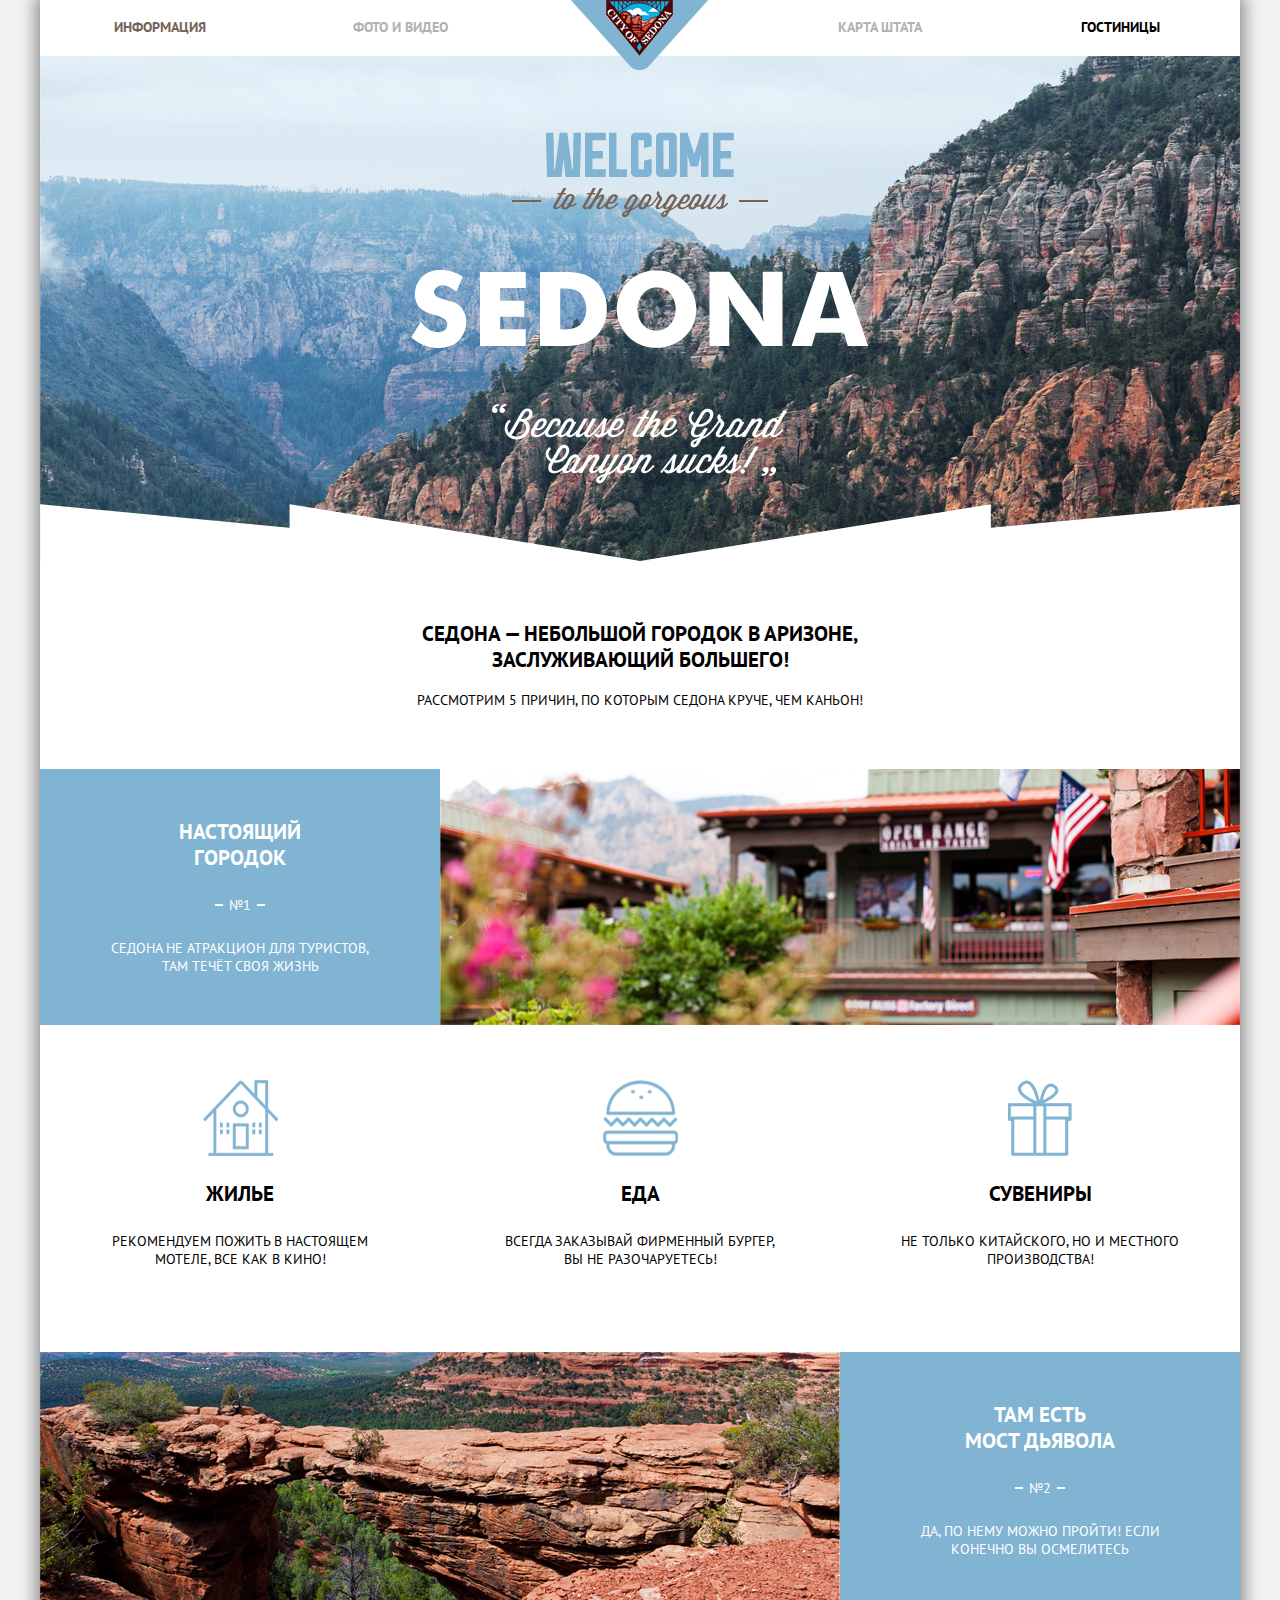
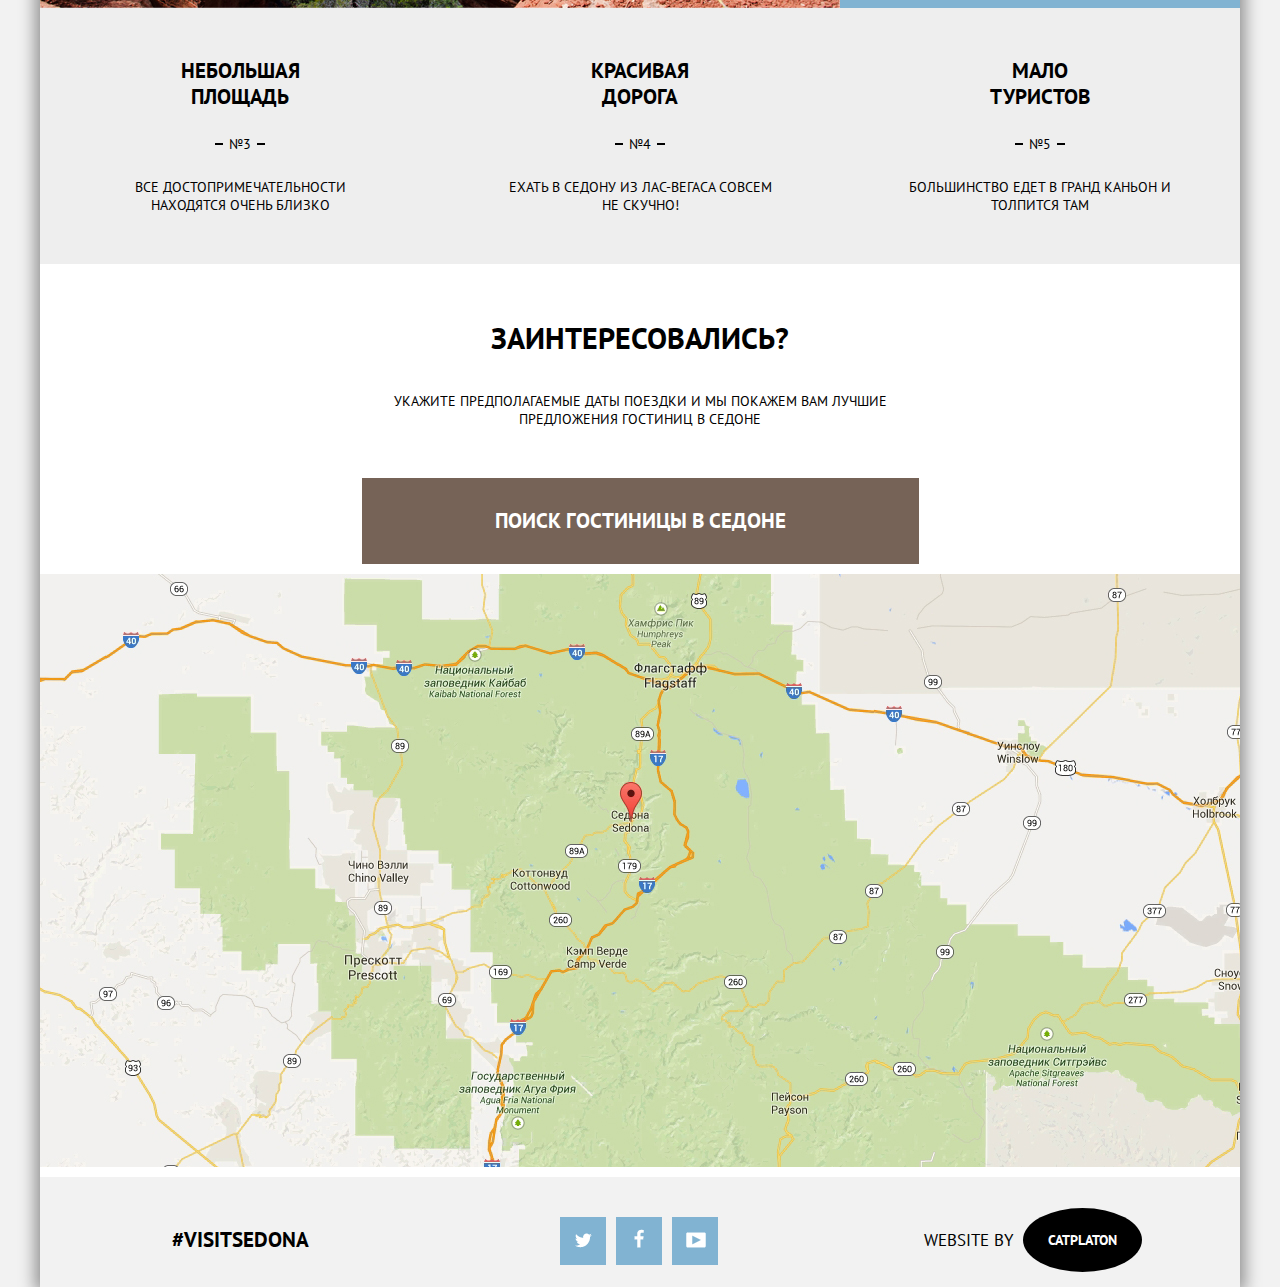
<file: index.html>
<!DOCTYPE html>
<html lang="ru">
<head>
	<meta charset="UTF-8">
	<title>Sedona</title>
	<link rel="icon" href="favicon.ico" type="x-icon">
	<link rel="stylesheet" type="text/css" href="normalize.css">
	<link rel="stylesheet" type="text/css" href="style.css">
	<link href="https://fonts.googleapis.com/css?family=PT+Sans:400,700&amp;subset=cyrillic" rel="stylesheet">
</head>
<body>
	<div class="container clearfix">
	<header class="main-header">
	
	<nav class="main-navigation">
		<ul>
			<li class="active-head">
				<a  href="index.html">Информация</a>
			</li>
			<li class="deactive">
				<a href="">Фото и видео</a>
			</li>
			<li class="logo">
				<a class="Logo-header" href="index.html"><img src="img/logo-top.png" width="138" height="70" alt="city of sedona"></a>
			</li>
			<li class="deactive">
				<a href="">карта штата</a>
			</li>
			<li>
				<a href="hotels.html">гостиницы</a>
			</li>
		</ul>
	</nav>
	
	</header>
	<main >
	    <div class="shape">
	    	<img src="img/Logo-Shape.png">
	    	<div class="shape-info">
	    		<h2>седона — небольшой городок в аризоне, заслуживающий большего!</h2>
	  			<p>рассмотрим 5 причин, по которым седона круче, чем каньон!</p>
	    	</div>
	    </div>
	  
	  <div class="info clearfix">
	  <div class="block1">
	  	<div class="block-blue">
	  		<h2>настоящий<br>городок</h2>
	  		<p class="number">№1</p>
	  		<p>Седона не атракцион для туристов, там течёт своя жизнь</p>
	  	</div>
	  		<figure class="city">
	  			<img src="img/image-right.jpg" width="800" height="256" alt="city">
	  		</figure>
	  	</div>
		<div class="block-white">
			<h2 class="icon1">жилье</h2>
			<p>Рекомендуем пожить в настоящем мотеле, все как в кино!</p>
		</div>
		<div class="block-white">
			<h2 class="icon2">Еда</h2>
			<p>Всегда заказывай фирменный бургер, вы не разочаруетесь!</p>
		</div>
		<div class="block-white">
			<h2 class="icon3">Сувениры</h2>
			<p>Не только китайского, но и местного производства!</p>
		</div>
		
		<figure class="nature">
	  			<img src="img/image-left.jpg" width="800" height="256" alt="nature">
	  	</figure>
	  	<div class="block-blue">
	  		<h2>Там есть<br> мост дьявола</h2>
	  		<p class="number">№2</p>
	  		<p>Да, по нему можно пройти! если конечно вы осмелитесь</p>
	  	</div>
	  	<div class="block-gray">
	  		<h2>Небольшая<br> площадь</h2>
	  		<p class="number">№3</p>
	  		<p>Все достопримечательности находятся очень близко</p>
	  	</div>
	  	<div class="block-gray">
	  		<h2>Красивая<br>  дорога</h2>
	  		<p class="number">№4</p>
	  		<p>Ехать в седону из лас-вегаса совсем не скучно!</p>
	  	</div>
	  	<div class="block-gray">
	  		<h2>Мало<br>  туристов</h2>
	  		<p class="number">№5</p>
	  		<p>Большинство едет в гранд каньон и толпится там</p>
	  	</div>
	  	</div>
	  	<div class="interest">
	  		<h1>Заинтересовались?</h1>
	  		<p>Укажите предполагаемые даты поездки и мы покажем вам лучшие предложения гостиниц в седоне</p>
	  		<div class="search">
	  			<a class="btn" href="#">Поиск гостиницы в Седоне</a>
	  		</div>
	  	</div>
	  	<div class="map">
	  	<iframe src="https://www.google.com/maps/embed?pb=!1m14!1m12!1m3!1d16025.435478062067!2d-111.74776037180014!3d34.87430358655498!2m3!1f0!2f0!3f0!3m2!1i1024!2i768!4f13.1!5e1!3m2!1sru!2sru!4v1493385878455" width="1200" height="593" frameborder="0" style="border:0" allowfullscreen></iframe>
	  			<div class="search-form">
		  			<form method="post" action="/search">
		  				<label for="arrival-date">дата заезда:</label><div class="data-block"><input type="text" name="date" id="arrival-date" class="date-input" value="01 июля 2017" readonly><label for="arrival-date" class="calendar"></label></div>
		  				<label for="exit-date">дата выезда:</label><div class="data-block"><input type="text" name="data" id="exit-date" class="date-input" value="21 июля 2017" readonly><label for="exit-date" class="calendar"></label></div>
		  				<label for="adults">взрослые:</label><div class="adl"><a class="minus" href="#">
		  				<svg width="12" height="12" viewBox="0 0 12 12">
		  					<line x1="0" y1="6" x2="12" y2="6" stroke="#a9a9a9" stroke-width="3"/>
							
		  				</svg>
		  				</a><input type="number" id="adults" value="2" min="0" max="100"><a class="plus" href="#">
						<svg width="12" height="12" viewBox="0 0 12 12">
							<polygon points="0,5 5,5 5,0 7,0 7,5 12,5 12,7 7,7 7,12 5,12 5,7 0,7 " fill="#a9a9a9" stroke="#a9a9a9" stroke-width="1" />
		  				</svg>
		  				</a></div>
						<label for="children">дети:</label>
							<div class="cld"><a class="minus" href="#">
		  					<svg width="12" height="12" viewBox="0 0 12 12">
		  					<line x1="0" y1="6" x2="12" y2="6" stroke="#a9a9a9" stroke-width="3"/>
		  				</svg>
		  				</a><input type="number" id="children" value="0" min="0" max="100"><a class="plus" href="#">
		  				<svg width="12" height="12" viewBox="0 0 12 12">
		  					<!--<line x1="0" y1="6" x2="12" y2="6" stroke="#a9a9a9" stroke-width="3"/>
							<line x1="6" y1="0" x2="6" y2="12" stroke="#a9a9a9" stroke-width="3"/>-->
							<polygon points="0,5 5,5 5,0 7,0 7,5 12,5 12,7 7,7 7,12 5,12 5,7 0,7 " fill="#a9a9a9" stroke="#a9a9a9" stroke-width="1" />
		  				</svg>
		  				</a></div>
		  				<button class="btn" type="submit">Найти</button>
		 			 </form>
				</div>
	  	</div>
	  	</main>
	<footer class="main-footer">
	
	<section class="teg">
	<h2>#visitsedona</h2>
	</section>
	<section class="footer-social">
	<a class="social-bth social-bth-tw" href="#"></a>
	<a class="social-bth social-bth-fb" href="#"></a>
	<a class="social-bth social-bth-yt" href="#"></a>
	</section>
	<section class="footer-copyright">
	<p>website by</p>
	<a class="bth" href="https://stepan313.github.io/CatPlaton/">CatPlaton</a>
	</section>
	</footer>
	</div>
<script src="script.js"></script>
</body>
</html>
</file>
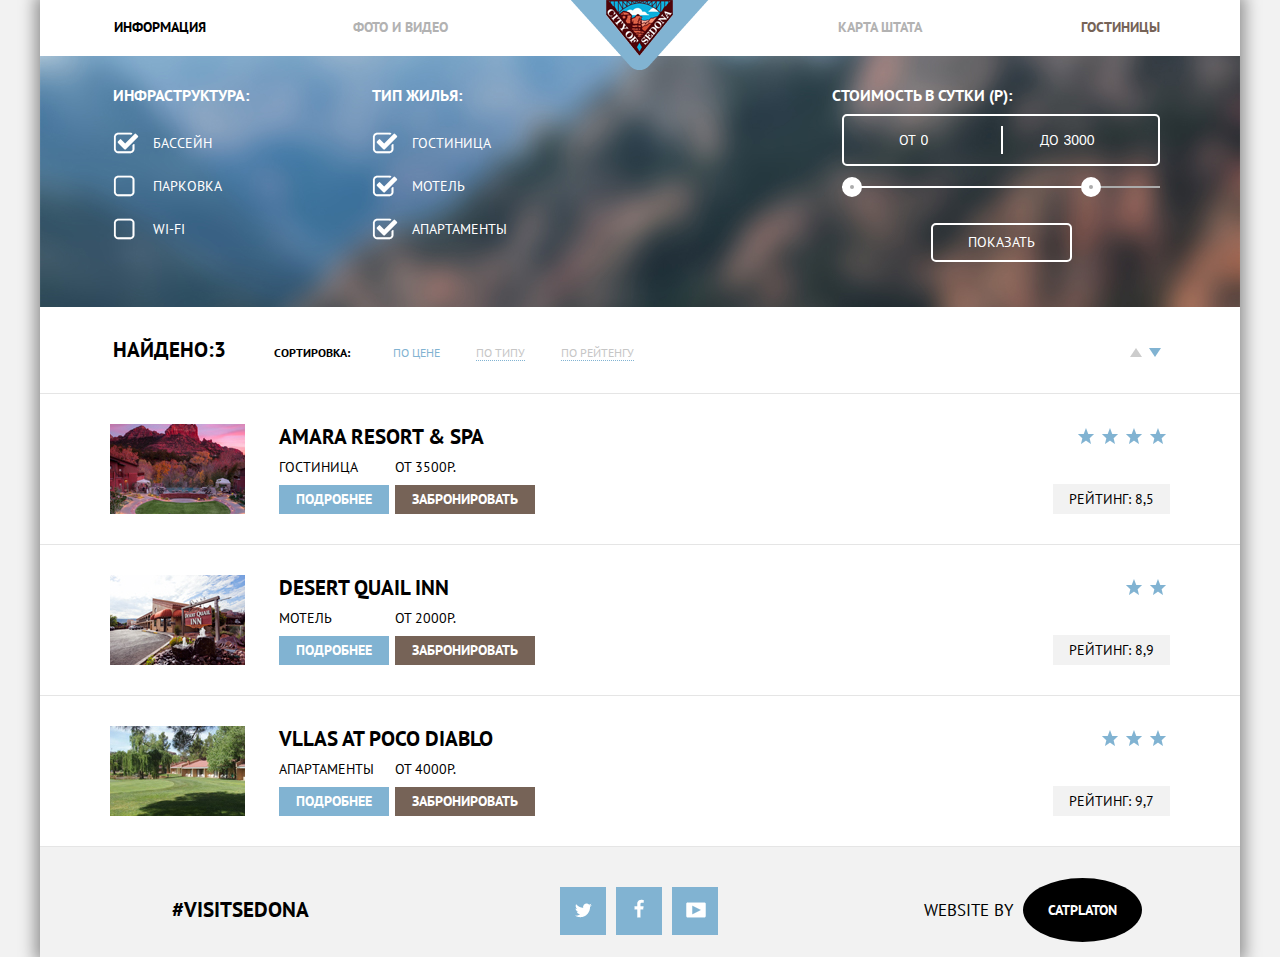
<file: hotels.html>
<!DOCTYPE html>
<html lang="ru">
<head>
	<meta charset="UTF-8">
	<title>Sedona/Hotels</title>
	<link rel="icon" href="favicon.ico" type="x-icon">
	<link rel="stylesheet" type="text/css" href="normalize.css">
	<link rel="stylesheet" type="text/css" href="style.css">
	<link href="https://fonts.googleapis.com/css?family=PT+Sans:400,700&amp;subset=cyrillic" rel="stylesheet">
</head>
<body class="inner-page">
	<div class="container clearfix">
	<header class="main-header">
	
	<nav class="main-navigation">
		<ul>
			<li>
				<a  href="index.html">Информация</a>
			</li>
			<li class="deactive">
				<a href="">Фото и видео</a>
			</li>
			<li class="logo">
				<a class="Logo-header" href="index.html"><img src="img/logo-top.png" width="138" height="70" alt="city of sedona"></a>
			</li>
			<li class="deactive">
				<a href="">карта штата</a>
			</li>
			<li class="active-head">
				<a href="hotels.html">гостиницы</a>
			</li>
		</ul>
	</nav>
	</header>
	<main>
		<form class="filter">
			
				<div class="block-left" action="/search" method="post">
					<h3>ИНФРАструктура:</h3>
					<input id="pool" name="pool" type="checkbox" value="pool" checked>
                	<label for="pool">бассейн</label><br>
                	<input id="parking" name="parking" type="checkbox" value="parking">
                	<label for="parking">парковка</label><br>
                	<input id="wi-fi" name="wi-fi" type="checkbox" value="wi-fi">
                	<label for="wi-fi">wi-fi</label><br>
				</div>
				<div class="block-left">
					<h3>тип жилья:</h3>
					<input id="hotel" name="hotel" type="checkbox" value="hotel" checked>
                	<label for="hotel">гостиница</label><br>
                	<input id="motel" name="motel" type="checkbox" value="motel" checked>
                	<label for="motel">мотель</label><br>
                	<input id="apartments" name="apartments" type="checkbox" value="apartments" checked>
                	<label for="apartments">апартаменты</label><br>
				</div>
			
				<div class="block-right">
					<h3>стоимость в сутки (р):</h3>
					<div class="price-control">
						<label for="price-from">от</label><input type="number" id="price-from" value="0">
						<label for="price-before">до</label><input type="number" id="price-before" value="3000">
					</div>
					<div class="price-scale">
						<div class="background-scale-left"></div><div class="scale-left"></div>
						<div class="scale-right"></div><div class="background-scale-right"></div>

					</div>
					<button class="filter-btn" type="submit">показать</button>			
				</div>
		</form>
		<section class="results">
			<div class="results-filrer">
				<h2>найдено:3</h2><h4>сортировка:</h4>
				<ul class="sorting">
					<li><a class="sort-included sort-disabled" href="">по цене</a></li>
					<li><a class="sort-disabled" href="">по типу</a></li>
					<li><a class="sort-disabled" href="">по рейтенгу</a></li>
				</ul>
				<div class="sorting-controls">
					<a class="up" href=""></a>
					<a class="down" href=""></a>
				</div>
			</div>
			<div class="results-hotels">
				<div class="item">
					<div class="item-hotel">
					  <div class="img">
						<img src="img/amara-resort.jpg" width="135" height="90" alt="amara resort & spa">
						</div>
						<div class="description">
						<a href="#">amara resort & spa</a>
						<div class="hotel-price"><p>гостиница</p><p>от 3500р.</p></div>
						<span class="btns">
							<a href="">подробнее</a><a href="">забронировать</a>
						</span>
						</div>
					</div>
					<div class="rating">
						<div class="stars">
							<span></span>
							<span></span>
							<span></span>
							<span></span>
						</div>
						<p>рейтинг: 8,5</p>
					</div>
				</div>
				<div class="item">
					<div class="item-hotel">
					  <div class="img">
						<img src="img/desert-quail.jpg" width="135" height="90" alt="desert quail inn">
						</div>
						<div class="description">
						<a href="#">desert quail inn</a>
						<div class="hotel-price"><p>мотель</p><p>от 2000р.</p></div>
						<span class="btns">
							<a href="">подробнее</a><a href="">забронировать</a>
						</span>
						</div>
					</div>
					<div class="rating">
						<div class="stars">
							<span></span>
							<span></span>
						</div>
						<p>рейтинг: 8,9</p>
					</div>
				</div>
				<div class="item">
					<div class="item-hotel">
					  <div class="img">
						<img src="img/vllas-at-poco-diablo.jpg" width="135" height="90" alt="vllas at poco diablo">
						</div>
						<div class="description">
						<a href="#">vllas at poco diablo</a>
						<div class="hotel-price"><p>апартаменты</p><p>от 4000р.</p></div>
						<span class="btns">
							<a href="">подробнее</a><a href="">забронировать</a>
						</span>
						</div>
					</div>
					<div class="rating">
						<div class="stars">
							<span></span>
							<span></span>
							<span></span>
						</div>
						<p>рейтинг: 9,7</p>
					</div>
				</div>
			</div>
		</section>
	</main>

	<footer class="main-footer">
	
	<section class="teg">
	<h2>#visitsedona</h2>
	</section>
	<section class="footer-social">
	<a class="social-bth social-bth-tw" href="#"></a>
	<a class="social-bth social-bth-fb" href="#"></a>
	<a class="social-bth social-bth-yt" href="#"></a>
	</section>
	<section class="footer-copyright">
	<p>website by</p>
	<a class="bth" href="https://stepan313.github.io/CatPlaton/">CatPlaton</a>
	</section>
	</footer>
	</div>
<script src="script.js"></script>
</body>
</html>
</file>
<file: style.css>
@import url('https://fonts.googleapis.com/css?family=PT+Sans:400,700&subset=cyrillic');
*{
    margin: 0;
    padding: 0;
}
body{
	background: #f2f2f2 url(img/fon.jpg) no-repeat center top;
	margin: 0;
	padding: 0;
	
	/*font-weight: 700;*/
	font-family: "PT Sans", "Arial", sans-serif;
	font-size: 14px;
	line-height: 18px;
	text-transform: uppercase;
	/*letter-spacing: 0px;*/
}

.container{
width: 1200px;
padding: 0;
margin: 0 auto;
box-shadow: 0px 0px 15px 5px rgba(1, 1, 1, 0.4);

}
.clearfix::after {
	display: table;
	content: "";
	clear: both;
}
.main-header{

	width: 1200px;
	height: 56px;
	background: #ffffff;
}
.main-navigation ul{
	margin: 0;
	padding: 0;
	list-style: none;
	font-size: 0;
}
.main-navigation li{
	display: inline-block;
	vertical-align: top;
	width: 240px;
	font-size:14px;
	line-height: 18px;
	font-weight: 700;
}
.main-navigation a{
	display: block;
	padding: 18px 0px;
	color: #000000;
	text-decoration: none;
	text-align: center;


}

.main-navigation a:hover{
	color: #81b3d2;
}
.main-navigation a:active{
	color: #b2b2b2;
}
.logo a{
	margin-top: -18px;
}
.active-head a{
	color: #766357;
}
.deactive a{
	color: #b2b2b2;
}

.shape, .shape-info, .info, .block-blue, .block-white, .city, body, img, div, h1, h2, p, figure{
	padding: 0;
	margin: 0;
}
.info{
	overflow: hidden;
	
}

.shape img{padding: 0;
	margin: 0;
	margin-top: 448px;
	
}
.shape-info{padding:60px 360px;
	margin: 0;
	display: block;
	background: #ffffff;
	text-align: center;

}

h2{
	font-size:21px;
	line-height: 26px;
}
.shape-info p{
	margin-top: 18px;
}
.block-blue{
	float: left;
	margin: 0;
	width: 280px;
	padding: 50px 60px;
	background: #81b3d2;
	color: #ffffff;
	text-align: center;
}
.city{
	float: right;
	margin-right: 0;
}
.number{
	margin: 25px 0;
}
.number::before{
	display: inline-block;
	content: "";
	margin-right: 6px;
	margin-bottom: 4px;
	width: 8px;
	height: 2px;
	background-color: #ffffff;
}
.number::after{
	display: inline-block;
	content: "";
	margin-left: 6px;
	margin-bottom: 4px;
	width: 8px;
	height: 2px;
	background-color: #ffffff;
}
.city{
	
}
.block-white{
	float: left;
	padding: 55px 60px 84px;
	width: 280px;
	background: #ffffff;
	text-align: center;
}
.icon1::before{
	display: block;
	content: "";
	width: 75px;
	height: 76px;
	margin: 0px auto 25px;
	background: url("img/sprite.png") no-repeat;
	
}
.block-white h2{
	margin-bottom: 25px;
}
.icon2::before{
	display: block;
	content: "";
	width: 75px;
	height: 76px;
	margin: 0px auto 25px;
	background: url("img/sprite.png") no-repeat;
	background-position: -83px 0;
}
.icon3::before{
	display: block;
	content: "";
	width: 75px;
	height: 76px;
	margin: 0px auto 25px;
	background: url("img/sprite.png") no-repeat;
	background-position: -165px 0;
}

img{

	vertical-align:bottom
}	
.nature{
	float: left;
}

.block-gray{
	float: left;
	margin: 0;
	width: 280px;
	padding: 50px 60px;
	background: #eeeeee;
	color: #000000;
	text-align: center;
}
.block-gray .number::before,
.block-gray .number::after{
	background-color: #000000;
}
.interest{
	margin: 0;
	padding: 55px 313px 0;
	
	text-align: center;
	background: #ffffff;
}
.interest p{
	margin-top: 35px;
	margin-bottom: 50px;
}
h1{
	font-size:30px;
	line-height: 38px;
}
.btn{
	display: inline-block;
	padding: 30px 133px;
	background: #766357;
	color: #ffffff;
	border: none;
	outline: none;
	cursor: pointer;
	font-weight: 700;
	font-size: 21px;
	line-height: 26px;
	font-family: "PT Sans", "Arial", sans-serif;
	text-transform: uppercase;
	text-decoration: none;
	vertical-align: top;
	text-align: center;
}
.btn:hover{
	background-color: #604e43;
}
.btn:active{
	background-color: #503e33;
	color: #857871;
}
.map{
	position: relative;
	width: 1200px;
	height: 593px;
	z-index: 20;
	background: url("img/map.jpg") no-repeat;
	border-top: 10px solid #ffffff;
	border-bottom: 10px solid #ffffff;
	
}
.search-form{
	position: absolute;
	display: none;
	top: 0;
	left: 322px;
	z-index: 30;
	width: 446px;
	padding: 55px;
	color: #000000;
	background: #ffffff;
	font-weight: 700;


}
.show{
	display: block;
	animation: bounce 0.5s;

}


@keyframes bounce{
	0% {transform: translateY(2000px);}
	70% {transform: translateY(-30px);}
	90% {transform: translateY(20px);}
	100% {transform: translateY(-5px);}
}


.search-form label{
	display: inline-block;
	margin-right:10px;
	width: 100px;

}
.search-form label:nth-child(7){
	padding:0;
	margin-left: 40px;
	margin-right: 19px;
	width: 50px;
	
}
.search-form input{
	display: inline-block;
	width: 310px;
	margin: 0;
	padding: 7px 13px;
	margin-bottom: 30px;
	border: none;
	background: #f2f2f2;
	font-size: 14px;
	line-height: 21px;
	font-family: "PT Sans Narrow", "Arial", sans-serif;
	text-transform: uppercase;
	color: #000000;
	font-weight: 700;
	outline: none;

}
/*.search-form input::-webkit-inner-spin-button {  
	-webkit-appearance: none; 
	 display: block;
	 width: 10px;    
	 opacity: 1;  
	 background-color: red;
}*/
input::-webkit-outer-spin-button,
input::-webkit-inner-spin-button{
    -webkit-appearance: none;
}
input[type='number'] {
    -moz-appearance: textfield;
}

.search-form input[type="date"]{
	width: 310px;

}
.search-form input[type="number"]{
	width: 109px;
	padding: 7px 46px;
	box-sizing: border-box;
}
.adl,
.cld{
	position: relative;
	display: inline;
	width: 110px;
	height:35px;
	background: red;
overflow: hidden;
}
.minus{
	position: absolute;
	display: inline;
	top: 5%;
	left: 10%;
	width: 20px;
	height: 20px;
	text-decoration: none;
	color: #a9a9a9;
	text-align: center;
	
}
.plus{position: absolute;
	display: inline;
	top: 5%;
	left: 70%;
	width: 20px;
	height: 20px;
	text-decoration: none;
	color: #a9a9a9;
	text-align: center;
}
.adl line:hover,
.cld line:hover{
	stroke: #000000;
}
.adl polygon:hover,
.cld polygon:hover{
	stroke: #000000;
	fill: #000000;
}
.adl line:active,
.cld line:active{
	stroke: #81b3d2;
}
.adl polygon:active,
.cld polygon:active{
	stroke: #81b3d2;
	fill: #81b3d2;
}
.data-block{
	position: relative;
	display: inline-block;
}

.calendar{
	position: absolute;
	width: 21px !important;
	height: 23px;
	top: 7px;
	right: 6px;
	background: url("img/sprite.png") no-repeat;
	background-position: -155px -119px;
	cursor: pointer;
}
.calendar:hover{
	background: url("img/sprite.png") no-repeat;
	background-position: -120px -88px;
}
.calendar:active{
	background: url("img/sprite.png") no-repeat;
	background-position: -82px -88px;
}
.search-form input:hover{
	background-color: #ebebeb;
}


.search-form .btn{
	margin-top: 50px;
	padding: 20px 0;
	width: 100%;
	background-color: #81b3d2;
}
.search-form .btn:hover{
	background-color: #669ec0;
}
.search-form .btn:active{
	background-color: #5496bd;
	color: #8db9d3;
}

.main-footer{
	padding: 0 0 0 132px;
	background: #ffffff;
}
.teg{
	margin-top: 50px;
	width: 135px;
	min-height: 60px;
	float: left;
}
.footer-social{
	margin-top: 
	width: 180px;
	min-height: 60px;
	float: left;
	margin: 40px 200px 0 253px;
	
}
.social-bth{
	display: inline-block;
	margin-right: 6px;
	width: 46px;
	height: 48px;
	background:  url("img/sprite.png") no-repeat;
	background-color: #81b3d2;
}
.social-bth-tw{
	background-position: 15px -109px;
}
.social-bth-fb{
	background-position: -34px -109px;
}
.social-bth-yt{
	background-position: -83px -109px;
}
.social-bth-tw:hover,
.social-bth-fb:hover,
.social-bth-yt:hover{
	background-color: #669ec0;
}
.bth{
	display: inline-block;
	padding: 20px 25px;
	color: #ffffff;
	background: #000000;
	border: none;
	outline: none;
	cursor: pointer;
	font-weight: 700;
	font-size: 14px;
	line-height: 24px;
	font-family: "PT Sans", "Arial", sans-serif;
	text-transform: uppercase;
	text-decoration: none;
	vertical-align: top;
	text-align: center;
	border-radius: 50%;
}
/*.bth:hover,
.bth:active{
	background-color: 393737;
	border-radius: 50%;
	font-size: 20px;
	padding: 33px 30px;
	margin-top: -15px;
	

}*/
.bth:hover{
	animation:pulse 0.6s;
}
@keyframes pulse{0%,100%{transform:scale(1)}40%{transform:scale(1.25)}90%{transform:scale(1.03)}}
.footer-copyright{
	float: left;
	width: 270px;
	min-height: 60px;
	margin-top: 31px;
	
	vertical-align: center;
}
.footer-copyright p{
	display: inline-block;
	margin-top: 23px;
	margin-right: 6px;
	font-size: 17px;
}

/*отели*/
.inner-page{
	background: #f2f2f2 url(img/fon-filter.jpg) no-repeat center top;
}
.filter{
	color: #ffffff;
	overflow: hidden;
}
.block-left{
	margin: 30px 50px 30px 73px;
	float: left;
}
.block-left h3{
	margin-bottom: 30px;
}
.block-left label{
	position: relative;
	display: inline-block;
	margin-left: 40px;
	margin-bottom: 25px;
	vertical-align: top;

}
.block-left input{
	display: none;
}
.block-left label:before{
	content: "";
	position: absolute;
	top: -2px;
	left: -40px;
	width: 26px;
	height: 22px;
	background: url("img/sprite.png") no-repeat;
	background-position: -196px -90px;
}
.block-left input[type="checkbox"]:checked + label::before {
    background: url("img/sprite.png") no-repeat;
    background-position: 0px 0px;
    background-position: -196px -118px;
}
.block-left input[type="checkbox"]:hover + label:hover:before{
	opacity: 0.7;

}
.block-left input[type="checkbox"]:hover + label:active:before{
	opacity: 0.2;
}
.block-right{
	float: right;
	margin: 30px 70px;
	text-align: center;
}
.block-right h3{
	text-align: left;
}
.price-control{
	position: relative;
	margin: 10px;
	padding: 15px 50px;
	width: 214px;
	border: 2px solid #ffffff;
	border-radius: 5px;
}
.price-control input{
	width: 40px;
	background: transparent;
	color: #ffffff;
	margin-left: 5px;
	border: none;
	outline: none;
}
.price-control label:nth-child(3){
	margin-left: 75px;
}
.price-control:before{
	content: "";
	position: absolute;
	top: 10px;
	left: 50%;
	width: 2px;
	height: 28px;
	background: #ffffff;
}
.price-scale{
	position: relative;
	margin: 20px 10px;
	width: 318px;
	height: 2px;
	background: #ffffff;

}
.scale-left,
.scale-right{
	position: absolute;
	top: -9px;
	left: 0;
	width: 4px;
	height: 4px;
	background: #ababab;
	border: 8px solid #ffffff;
	border-radius: 50%;
	cursor: pointer;
	z-index: 2;
}
.scale-right{
	left: 75%;	
}
.background-scale-right{
	position: absolute;
	top: 0px;
	left: 75%;
	width: 79px;
	height: 2px;
	background: #ababab;
	z-index: 1;
}
.scale-left:hover,
.scale-right:hover{
	background: #1c4f80;
}
.filter-btn{
	display: inline-block;
	margin: 15px auto;
	padding: 7px 35px;
	color: #ffffff;
	background: transparent;
	outline: none;
	cursor: pointer;
	font-weight: 400;
	font-size: 14px;
	line-height: 21px;
	font-family: "PT Sans", "Arial", sans-serif;
	text-transform: uppercase;
	text-decoration: none;
	vertical-align: top;
	border: 2px solid #ffffff;
	border-radius: 5px;
}
.filter-btn:hover{
	background: #ffffff;
	color: #000000;
}
.results-filrer{
	padding: 30px 73px;
	background: #ffffff;
	
}
h4{
	font-size: 12px;
	line-height: 18px;
	margin: 0 39px 0 48px;
}
.results-filrer{
	border-bottom: 1px solid #e5e5e5;
}
.results-filrer h4,
.results-filrer h2{
	display: inline-block;
}
/*.sorting ul{
	display: inline-block;
	margin: 0;
	padding: 0;
	list-style: none;
	font-size: 0;
}*/
.sorting{
	display: inline-block;
	font-size: 12px;
	line-height: 18px;

}
.sorting li{
	list-style: none;
	display: inline;
	margin-right: 33px;
}

.sort-disabled{
	color: #c6c6c6;
	text-decoration: none;
	border-bottom: 1px dotted #81b3d2;
}
.sort-included{
	color: #81b3d2;
	border-bottom: none;
}
.sort-disabled:hover{
	color: #000000;
	border-bottom: none;
}
.sort-disabled:active{
	color: #81b3d2;
	border-bottom: 1px dotted #81b3d2;
}
.sorting-controls{
	position: relative;
	float: right;
}
.up{
	position: absolute;
	top: 5px;
	right: 25px;
	border: 6px solid transparent;	
	border-bottom: 9px solid #cccccc;
}
.down{
	position: absolute;
	top: 11px;
	right: 6px;
	border: 6px solid transparent;	
	border-top: 9px solid #81b3d2;
}
.up:hover{
	border-bottom: 9px solid #000000;
}
.down:hover{
	border-top: 9px solid #000000;
}
.up:active{
	border-bottom: 9px solid #81b3d2;
}
.down:active{
	border-top: 9px solid #81b3d2;
}
.item{
	overflow: hidden;
	padding: 30px 70px;
	background: #ffffff;
	border-bottom: 1px solid #e5e5e5;
	
}
.item-hotel{
	float: left;
}
.img{
	display: inline-block;
}
.description{
	display: inline-block;
	margin-left: 30px;
	vertical-align: top;
	
}
.description a{
	text-decoration: none;
	font-size: 21px;
	line-height: 26px;
	font-weight: 700;
	color: #000000;
}
.hotel-price p{
	display: inline-block;
	margin: 8px 0 9px 0;
	width: 116px;

}
.btns a{
	display: inline-block;
	padding: 4px 17px;
	color: #ffffff;
	background: #81b3d2;
	outline: none;
	cursor: pointer;
	font-size: 14px;
	line-height: 21px;
	font-family: "PT Sans", "Arial", sans-serif;
	font-weight: 700;
	text-transform: uppercase;
	text-decoration: none;
	
	
}
.btns a:nth-child(2){
	background: #766357;
	margin-left: 6px;
}
.description a:hover{
	color: #81b3d2;
}
.description a:active{
	color: #b2b2b2;
}
.btns a:hover{
	color: #ffffff;
	background: #669ec0;
}
.btns a:active{
	color: #84b4d0;
	background: #5496bd;
}
.btns a:nth-child(2):hover{
	background: #604e43;
}
.btns a:nth-child(2):active{
	color: #766860;
	background: #503e33;
}
.rating{
	display: inline-block;
	float: right;
	
}
.rating p{
	display: inline-block;
	margin-top: 36px;
	padding: 6px 16px;
	background: #f2f2f2;
}
.stars{
	text-align: right;
}
.stars span{
	display: inline-block;
	width: 20px;
	height: 20px;
	background: url("img/sprite.png");
	background-position: -156px -88px;	
}
</file>
